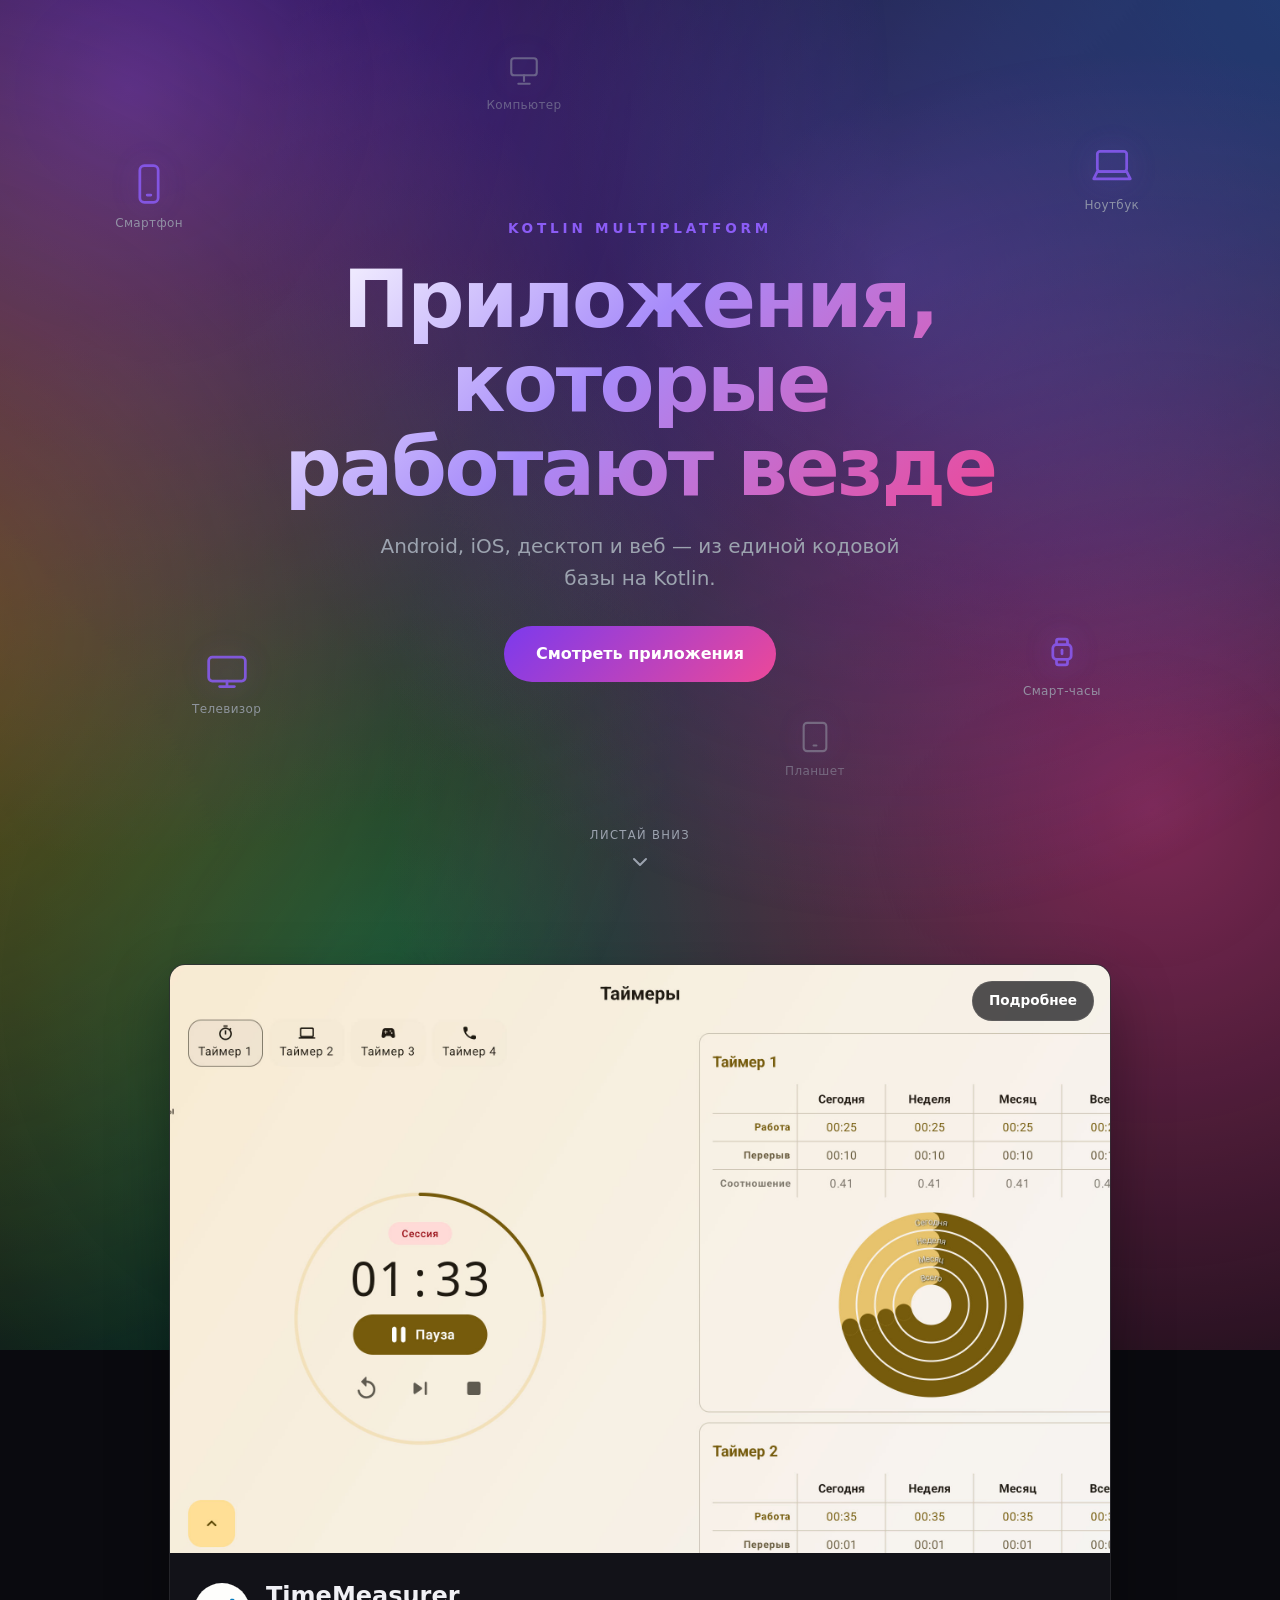
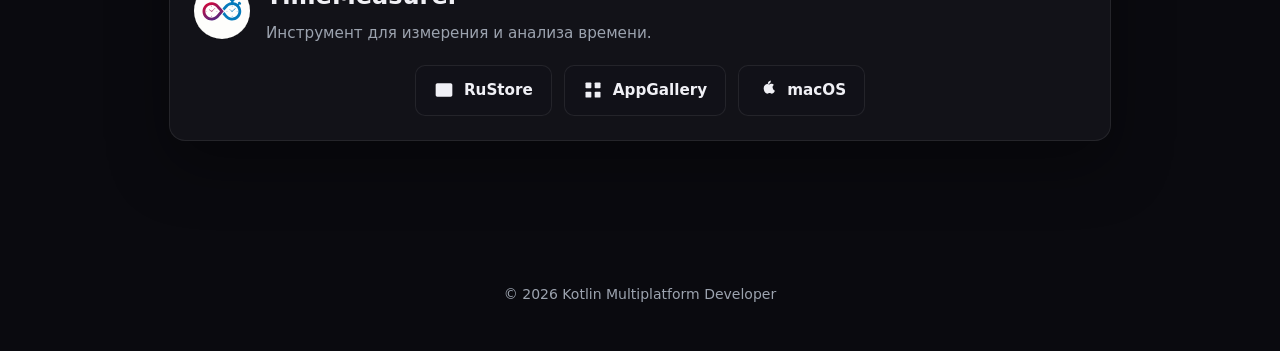
<file: index.html>
<!DOCTYPE html>
<html lang="ru">
<head>
    <meta charset="UTF-8">
    <meta name="viewport" content="width=device-width, initial-scale=1.0">
    <title>Разработка приложений с Kotlin Multiplatform</title>
    <link rel="stylesheet" href="styles.css">
    <script>document.documentElement.classList.add('js');</script>
</head>
<body>
    <header class="hero" id="hero">
        <div class="hero__devices" aria-hidden="true">
            <div class="device" style="left: 9%; top: 18%; --dur: 9s; --delay: 0s; --rot: -8deg;">
                <svg viewBox="0 0 24 24" fill="none" stroke="currentColor" stroke-width="1.5" stroke-linecap="round" stroke-linejoin="round"><rect x="7" y="2" width="10" height="20" rx="2.5"/><line x1="11" y1="18" x2="13" y2="18"/></svg>
                <span>Смартфон</span>
            </div>
            <div class="device" style="right: 11%; top: 16%; --dur: 11s; --delay: -3s; --rot: 6deg;">
                <svg viewBox="0 0 24 24" fill="none" stroke="currentColor" stroke-width="1.5" stroke-linecap="round" stroke-linejoin="round"><rect x="4" y="4" width="16" height="11" rx="1.5"/><path d="M2 19h20l-2-4H4l-2 4z"/></svg>
                <span>Ноутбук</span>
            </div>
            <div class="device" style="left: 15%; top: 72%; --dur: 10s; --delay: -6s; --rot: 4deg;">
                <svg viewBox="0 0 24 24" fill="none" stroke="currentColor" stroke-width="1.5" stroke-linecap="round" stroke-linejoin="round"><rect x="2" y="5" width="20" height="13" rx="2"/><path d="M8 21h8"/><path d="M12 18v3"/></svg>
                <span>Телевизор</span>
            </div>
            <div class="device" style="right: 14%; top: 70%; --dur: 8s; --delay: -2s; --rot: -5deg;">
                <svg viewBox="0 0 24 24" fill="none" stroke="currentColor" stroke-width="1.5" stroke-linecap="round" stroke-linejoin="round"><rect x="7" y="8" width="10" height="8" rx="2"/><path d="M9 8V6a1 1 0 0 1 1-1h4a1 1 0 0 1 1 1v2"/><path d="M9 16v2a1 1 0 0 0 1 1h4a1 1 0 0 0 1-1v-2"/><path d="M12 11v2"/></svg>
                <span>Смарт-часы</span>
            </div>
            <div class="device device--faint" style="left: 38%; top: 6%; --dur: 13s; --delay: -4s; --rot: 3deg;">
                <svg viewBox="0 0 24 24" fill="none" stroke="currentColor" stroke-width="1.5" stroke-linecap="round" stroke-linejoin="round"><rect x="3" y="3" width="18" height="12" rx="2"/><path d="M12 15v4"/><path d="M8 21h8"/></svg>
                <span>Компьютер</span>
            </div>
            <div class="device device--faint" style="right: 34%; top: 80%; --dur: 12s; --delay: -8s; --rot: -3deg;">
                <svg viewBox="0 0 24 24" fill="none" stroke="currentColor" stroke-width="1.5" stroke-linecap="round" stroke-linejoin="round"><rect x="4" y="2" width="16" height="20" rx="2.5"/><line x1="11" y1="18" x2="13" y2="18"/></svg>
                <span>Планшет</span>
            </div>
        </div>

        <div class="hero__content">
            <p class="hero__eyebrow">Kotlin Multiplatform</p>
            <h1 class="hero__title">Приложения, которые работают везде</h1>
            <p class="hero__subtitle">Android, iOS, десктоп и веб — из единой кодовой базы на Kotlin.</p>
            <a class="hero__cta" href="#apps">Смотреть приложения</a>
        </div>

        <div class="hero__scroll-hint" aria-hidden="true">
            <span>Листай вниз</span>
            <svg class="hero__chevron" viewBox="0 0 24 24" fill="none" stroke="currentColor" stroke-width="2" stroke-linecap="round" stroke-linejoin="round"><path d="M6 9l6 6 6-6"/></svg>
        </div>
    </header>

    <main class="container" id="apps">
        <section class="apps-section">
            <div class="apps-grid">

                <article class="app-card reveal">
                    <a class="app-card__media" href="apps/time_measurer/details.html">
                        <img class="app-card__screenshot" src="apps/time_measurer/screenshots/screenshot-1.jpg" alt="TimeMeasurer — скриншот">
                        <span class="app-card__more">Подробнее</span>
                    </a>

                    <div class="app-card__body">
                        <div class="app-header">
                            <img class="app-icon" src="apps/time_measurer/app_icon.svg" alt="TimeMeasurer">
                            <div class="app-info">
                                <h3 class="app-name">TimeMeasurer</h3>
                                <p class="app-description">Инструмент для измерения и анализа времени.</p>
                            </div>
                        </div>

                        <div class="app-actions">
                            <a href="https://www.rustore.ru/catalog/app/com.timemeasurer.app" class="store-button rustore" aria-label="Скачать в RuStore" target="_blank" rel="noopener">
                                <svg class="store-icon" viewBox="0 0 24 24" aria-hidden="true">
                                    <path d="M4 4h16c1.1 0 2 .9 2 2v12c0 1.1-.9 2-2 2H4c-1.1 0-2-.9-2-2V6c0-1.1.9-2 2-2z"/>
                                    <path d="M9 9l3 3-3 3" stroke="currentColor" stroke-width="2" fill="none" stroke-linecap="round" stroke-linejoin="round"/>
                                </svg>
                                <span>RuStore</span>
                            </a>

                            <a href="https://appgallery.huawei.com/#/app/C118723291" class="store-button appgallery" aria-label="Скачать в AppGallery" target="_blank" rel="noopener">
                                <svg class="store-icon" viewBox="0 0 24 24" aria-hidden="true">
                                    <rect x="3" y="3" width="7" height="7" rx="1"/>
                                    <rect x="14" y="3" width="7" height="7" rx="1"/>
                                    <rect x="3" y="14" width="7" height="7" rx="1"/>
                                    <rect x="14" y="14" width="7" height="7" rx="1"/>
                                </svg>
                                <span>AppGallery</span>
                            </a>

                            <a href="#" class="store-button desktop" aria-label="Скачать для macOS">
                                <svg class="store-icon" viewBox="0 0 24 24" aria-hidden="true">
                                    <path d="M18.7 8.6c-.1-1.8 1.5-2.7 1.5-2.7-.8-1.1-2.1-1.3-2.6-1.3-1.1-.1-2.2.7-2.7.7-.6 0-1.5-.6-2.4-.6C10.3 4.7 8 6.8 8 10c0 .9.2 1.8.5 2.6.4 1.1 1.7 3.8 3.9 3.8 1.1 0 1.9-.8 2.7-.8.8 0 1.5.8 2.6.8 2.4 0 3.4-2.3 3.8-3.4-2.4-1.1-2.8-4-2.8-4.4z"/>
                                    <path d="M15.8 3.5c.6-.8.9-1.8.8-2.8-1 .1-2.1.7-2.8 1.5-.6.7-.9 1.6-.8 2.5 1.1 0 2.1-.5 2.8-1.2z"/>
                                </svg>
                                <span>macOS</span>
                            </a>
                        </div>
                    </div>
                </article>

            </div>
        </section>
    </main>

    <footer class="footer">
        <div class="container">
            <p>© 2026 Kotlin Multiplatform Developer</p>
        </div>
    </footer>

    <script>
        const hero = document.getElementById('hero');
        const apps = document.getElementById('apps');
        hero.addEventListener('click', () => {
            apps.scrollIntoView({ behavior: 'smooth' });
        });

        const revealEls = document.querySelectorAll('.reveal');
        const io = new IntersectionObserver((entries) => {
            entries.forEach((entry) => {
                if (entry.isIntersecting) {
                    entry.target.classList.add('is-visible');
                    io.unobserve(entry.target);
                }
            });
        }, { threshold: 0.15 });
        revealEls.forEach((el) => io.observe(el));
    </script>
</body>
</html>
</file>
<file: styles.css>
:root {
    --bg-primary: #0a0a0f;
    --bg-secondary: #111118;
    --bg-card: #16161d;
    --border: rgba(255, 255, 255, 0.08);
    --text-primary: #f0f0f5;
    --text-secondary: #9ca3af;
    --accent: #7c3aed;
    --accent-hover: #8b5cf6;
    --accent-glow: rgba(124, 58, 237, 0.25);
    --radius: 16px;
    --radius-sm: 10px;
}

* {
    box-sizing: border-box;
}

html {
    scroll-behavior: smooth;
    scroll-snap-type: y proximity;
    background: var(--bg-primary);
}

body {
    margin: 0;
    padding: 0;
    font-family: system-ui, -apple-system, BlinkMacSystemFont, "Segoe UI", Roboto, sans-serif;
    color: var(--text-primary);
    line-height: 1.6;
    min-height: 100vh;
    isolation: isolate;
}

body::before,
body::after {
    content: "";
    position: fixed;
    inset: -50%;
    z-index: -1;
    background-repeat: no-repeat;
    pointer-events: none;
    will-change: transform;
}

body::before {
    background:
        radial-gradient(circle at 30% 30%, rgba(124, 58, 237, 0.7) 0%, transparent 35%),
        radial-gradient(circle at 70% 70%, rgba(236, 72, 153, 0.6) 0%, transparent 35%),
        radial-gradient(circle at 40% 80%, rgba(16, 185, 129, 0.5) 0%, transparent 35%);
    opacity: 0.85;
    animation: lava-a 24s ease-in-out infinite alternate;
}

body::after {
    background:
        radial-gradient(circle at 80% 20%, rgba(59, 130, 246, 0.6) 0%, transparent 35%),
        radial-gradient(circle at 20% 60%, rgba(245, 158, 11, 0.5) 0%, transparent 35%),
        radial-gradient(circle at 60% 40%, rgba(139, 92, 246, 0.5) 0%, transparent 35%);
    opacity: 0.75;
    animation: lava-b 30s ease-in-out infinite alternate;
}

@keyframes lava-a {
    0% {
        transform: translate3d(-5%, -5%, 0) rotate(0deg) scale(1);
    }
    100% {
        transform: translate3d(5%, 5%, 0) rotate(8deg) scale(1.08);
    }
}

@keyframes lava-b {
    0% {
        transform: translate3d(5%, -5%, 0) rotate(0deg) scale(1.05);
    }
    100% {
        transform: translate3d(-5%, 5%, 0) rotate(-8deg) scale(1);
    }
}

@media (prefers-reduced-motion: reduce) {
    body::before,
    body::after {
        animation: none;
    }
}

.container {
    width: 100%;
    max-width: 990px;
    margin: 0 auto;
    padding: 0 24px;
}

#apps {
    scroll-snap-align: start;
    scroll-margin-top: 0;
}

.js .reveal {
    opacity: 0;
    transform: translateY(28px);
    transition: opacity 0.7s ease, transform 0.7s ease;
}

.js .reveal.is-visible {
    opacity: 1;
    transform: none;
}

.hero {
    position: relative;
    min-height: 100vh;
    min-height: 100svh;
    display: flex;
    align-items: center;
    justify-content: center;
    text-align: center;
    overflow: hidden;
    cursor: pointer;
    scroll-snap-align: start;
    scroll-snap-stop: always;
}

.hero__devices {
    position: absolute;
    inset: 0;
    pointer-events: none;
}

.device {
    position: absolute;
    display: flex;
    flex-direction: column;
    align-items: center;
    gap: 8px;
    color: var(--text-secondary);
    opacity: 0.85;
    animation: float var(--dur, 10s) ease-in-out var(--delay, 0s) infinite;
}

.device svg {
    width: 44px;
    height: 44px;
    color: var(--accent-hover);
    filter: drop-shadow(0 0 16px rgba(139, 92, 246, 0.45));
}

.device span {
    font-size: 0.75rem;
    letter-spacing: 0.03em;
}

.device--faint {
    opacity: 0.5;
}

.device--faint svg {
    width: 34px;
    height: 34px;
    color: var(--text-secondary);
}

@keyframes float {
    0%,
    100% {
        transform: translateY(0) rotate(var(--rot, 0deg));
    }
    50% {
        transform: translateY(-20px) rotate(var(--rot, 0deg));
    }
}

.hero__content {
    position: relative;
    z-index: 1;
    max-width: 760px;
    padding: 0 24px;
    animation: hero-in 0.9s ease-out both;
}

@keyframes hero-in {
    from {
        opacity: 0;
        transform: translateY(24px);
    }
    to {
        opacity: 1;
        transform: translateY(0);
    }
}

.hero__eyebrow {
    font-size: 0.85rem;
    font-weight: 600;
    text-transform: uppercase;
    letter-spacing: 0.28em;
    color: var(--accent-hover);
    margin: 0 0 18px;
}

.hero__title {
    font-size: clamp(2.4rem, 8vw, 5rem);
    font-weight: 800;
    letter-spacing: -0.03em;
    line-height: 1.05;
    margin: 0 0 20px;
    background: linear-gradient(135deg, #fff 0%, #a78bfa 45%, #ec4899 100%);
    -webkit-background-clip: text;
    -webkit-text-fill-color: transparent;
    background-clip: text;
}

.hero__subtitle {
    font-size: clamp(1rem, 2.5vw, 1.25rem);
    color: var(--text-secondary);
    max-width: 560px;
    margin: 0 auto 32px;
}

.hero__cta {
    display: inline-flex;
    align-items: center;
    gap: 10px;
    padding: 15px 32px;
    border-radius: 999px;
    font-size: 1rem;
    font-weight: 700;
    color: #fff;
    text-decoration: none;
    background: linear-gradient(135deg, #7c3aed 0%, #ec4899 100%);
    transition: transform 0.2s ease;
    animation: cta-pulse 2.6s ease-in-out infinite;
}

.hero__cta:hover {
    transform: translateY(-2px) scale(1.03);
}

@keyframes cta-pulse {
    0%,
    100% {
        box-shadow: 0 0 0 0 rgba(124, 58, 237, 0.45);
    }
    50% {
        box-shadow: 0 0 0 16px rgba(124, 58, 237, 0);
    }
}

.hero__scroll-hint {
    position: absolute;
    bottom: 26px;
    left: 0;
    right: 0;
    display: flex;
    flex-direction: column;
    align-items: center;
    gap: 6px;
    color: var(--text-secondary);
    font-size: 0.72rem;
    letter-spacing: 0.12em;
    text-transform: uppercase;
    pointer-events: none;
}

.hero__chevron {
    width: 24px;
    height: 24px;
    animation: hint-bounce 2s ease-in-out infinite;
}

@keyframes hint-bounce {
    0%,
    100% {
        transform: translateY(0);
    }
    50% {
        transform: translateY(8px);
    }
}

.apps-section {
    padding: 64px 0 96px;
}

.apps-grid {
    display: grid;
    grid-template-columns: 1fr;
    gap: 32px;
}

.app-card {
    background: rgba(22, 22, 29, 0.75);
    border: 1px solid var(--border);
    border-radius: var(--radius);
    box-shadow: 0 24px 60px rgba(0, 0, 0, 0.35);
    overflow: hidden;
}

.app-card__media {
    position: relative;
    display: block;
    aspect-ratio: 16 / 10;
    overflow: hidden;
    background: var(--bg-secondary);
    text-decoration: none;
}

.app-card__screenshot {
    width: 100%;
    height: 100%;
    object-fit: cover;
    display: block;
    transition: transform 0.3s ease;
}

.app-card__media:hover .app-card__screenshot {
    transform: scale(1.03);
}

.app-card__more {
    position: absolute;
    top: 16px;
    right: 16px;
    padding: 8px 16px;
    border-radius: 999px;
    font-size: 0.85rem;
    font-weight: 600;
    color: #fff;
    background: rgba(10, 10, 15, 0.7);
    border: 1px solid var(--border);
}

.app-card__body {
    padding: 24px;
}

.app-header {
    display: flex;
    align-items: center;
    gap: 16px;
    margin-bottom: 20px;
}

.app-icon {
    width: 56px;
    height: 56px;
    border-radius: 50%;
    background: transparent;
    object-fit: cover;
    flex-shrink: 0;
    overflow: hidden;
}

.app-info {
    min-width: 0;
}

.app-name {
    font-size: 1.5rem;
    font-weight: 700;
    margin: 0 0 6px;
}

.app-description {
    margin: 0;
    color: var(--text-secondary);
    font-size: 0.95rem;
}

.app-actions {
    display: flex;
    flex-wrap: wrap;
    justify-content: center;
    gap: 12px;
    margin-top: 20px;
}

.store-button {
    display: inline-flex;
    align-items: center;
    gap: 10px;
    padding: 12px 18px;
    border-radius: var(--radius-sm);
    font-size: 0.95rem;
    font-weight: 600;
    color: var(--text-primary);
    text-decoration: none;
    background: var(--bg-secondary);
    border: 1px solid var(--border);
    transition: transform 0.15s ease, background 0.15s ease, border-color 0.15s ease, box-shadow 0.15s ease;
}

.store-button:hover {
    transform: translateY(-2px);
    background: rgba(124, 58, 237, 0.12);
    border-color: rgba(124, 58, 237, 0.4);
    box-shadow: 0 8px 24px var(--accent-glow);
}

.store-button.rustore:hover {
    background: rgba(59, 130, 246, 0.12);
    border-color: rgba(59, 130, 246, 0.4);
    box-shadow: 0 8px 24px rgba(59, 130, 246, 0.2);
}

.store-button.appgallery:hover {
    background: rgba(16, 185, 129, 0.12);
    border-color: rgba(16, 185, 129, 0.4);
    box-shadow: 0 8px 24px rgba(16, 185, 129, 0.2);
}

.store-icon {
    width: 20px;
    height: 20px;
    fill: currentColor;
    flex-shrink: 0;
}

.detail-page {
    padding: 40px 0 96px;
}

.back-link {
    display: inline-block;
    margin-bottom: 24px;
    color: var(--text-secondary);
    text-decoration: none;
    font-size: 0.95rem;
}

.back-link:hover {
    color: var(--text-primary);
}

.detail-header {
    display: flex;
    align-items: center;
    gap: 20px;
    margin-bottom: 24px;
}

.detail-icon {
    width: 72px;
    height: 72px;
    border-radius: 50%;
    object-fit: cover;
    overflow: hidden;
    background: transparent;
    flex-shrink: 0;
}

.detail-title {
    font-size: clamp(2rem, 5vw, 3rem);
    font-weight: 800;
    margin: 0 0 6px;
    letter-spacing: -0.02em;
}

.detail-tagline {
    margin: 0;
    color: var(--text-secondary);
    font-size: 1.05rem;
}

.detail-actions {
    display: flex;
    flex-wrap: wrap;
    gap: 12px;
    align-items: center;
    margin-bottom: 40px;
}

.try-button {
    display: inline-flex;
    align-items: center;
    gap: 10px;
    padding: 14px 26px;
    border-radius: var(--radius-sm);
    font-size: 1rem;
    font-weight: 700;
    color: #fff;
    text-decoration: none;
    background: linear-gradient(135deg, #7c3aed 0%, #ec4899 100%);
    border: 1px solid transparent;
    transition: transform 0.15s ease, box-shadow 0.15s ease;
}

.try-button:hover {
    transform: translateY(-2px);
    box-shadow: 0 12px 30px rgba(124, 58, 237, 0.4);
}

.detail-section {
    margin-bottom: 40px;
}

.detail-section h2 {
    font-size: 1.4rem;
    font-weight: 700;
    margin: 0 0 16px;
}

.detail-section p {
    color: var(--text-secondary);
    margin: 0 0 12px;
    max-width: 720px;
}

.screenshots {
    display: grid;
    grid-template-columns: repeat(auto-fill, minmax(240px, 1fr));
    gap: 16px;
}

.screenshot {
    width: 100%;
    border-radius: var(--radius-sm);
    border: 1px solid var(--border);
    background: var(--bg-secondary);
    display: block;
}

.screenshots-carousel {
    display: none;
}

.screenshot-mobile {
    flex: 0 0 auto;
    width: 72vw;
    max-width: 260px;
    border-radius: var(--radius-sm);
    border: 1px solid var(--border);
    background: var(--bg-secondary);
    scroll-snap-align: center;
}

.video-placeholder {
    display: flex;
    flex-direction: column;
    align-items: center;
    justify-content: center;
    gap: 12px;
    aspect-ratio: 16 / 9;
    max-width: 720px;
    border-radius: var(--radius-sm);
    border: 1px solid var(--border);
    background: rgba(22, 22, 29, 0.5);
    color: var(--text-secondary);
}

.video-placeholder__icon {
    width: 56px;
    height: 56px;
    opacity: 0.6;
}

.footer {
    padding: 32px 0;
    text-align: center;
    color: var(--text-secondary);
    font-size: 0.875rem;
}

@media (max-width: 640px) {
    .container {
        padding: 0 16px;
    }

    .hero__title {
        font-size: clamp(2rem, 10vw, 2.6rem);
    }

    .hero__eyebrow {
        letter-spacing: 0.18em;
    }

    .hero__subtitle {
        font-size: 0.95rem;
    }

    .device svg {
        width: 34px;
        height: 34px;
    }

    .device span {
        font-size: 0.65rem;
    }

    .device--faint {
        display: none;
    }

    .apps-section {
        padding: 40px 0 64px;
    }

    .apps-grid {
        gap: 24px;
    }

    .app-card__body {
        padding: 16px;
    }

    .app-card__media {
        aspect-ratio: 16 / 9;
    }

    .app-card__more {
        top: 12px;
        right: 12px;
        padding: 6px 12px;
        font-size: 0.8rem;
    }

    .app-header {
        gap: 12px;
        margin-bottom: 16px;
    }

    .app-icon {
        width: 48px;
        height: 48px;
    }

    .app-name {
        font-size: 1.25rem;
    }

    .app-actions {
        flex-direction: column;
        gap: 10px;
    }

    .store-button {
        width: 100%;
        justify-content: center;
    }

    .detail-page {
        padding: 24px 0 64px;
    }

    .detail-header {
        flex-direction: column;
        align-items: flex-start;
        gap: 12px;
    }

    .detail-icon {
        width: 64px;
        height: 64px;
    }

    .detail-actions {
        flex-direction: column;
        align-items: stretch;
    }

    .try-button {
        justify-content: center;
    }

    .screenshots {
        display: none;
    }

    .screenshots-carousel {
        display: flex;
        gap: 12px;
        overflow-x: auto;
        scroll-snap-type: x mandatory;
        padding-bottom: 8px;
        -webkit-overflow-scrolling: touch;
        scrollbar-width: none;
    }

    .screenshots-carousel::-webkit-scrollbar {
        display: none;
    }
}
</file>
